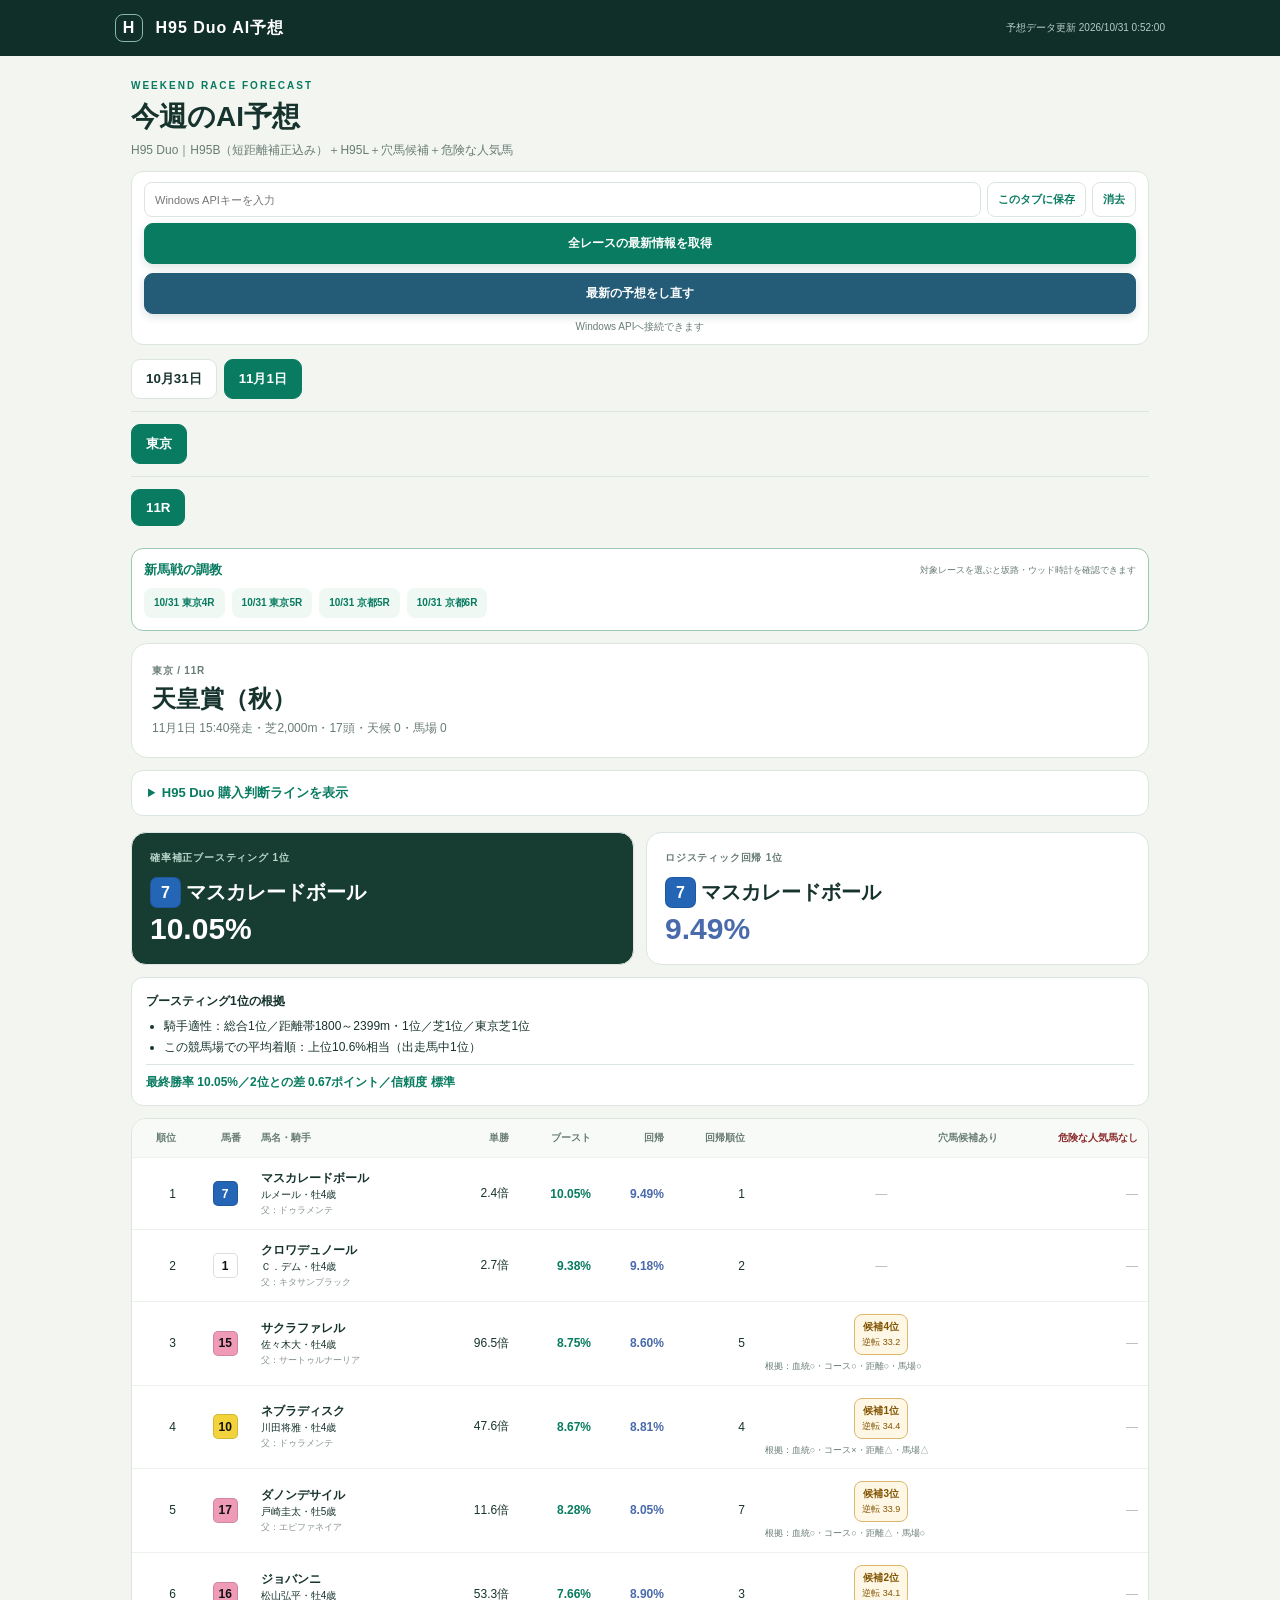
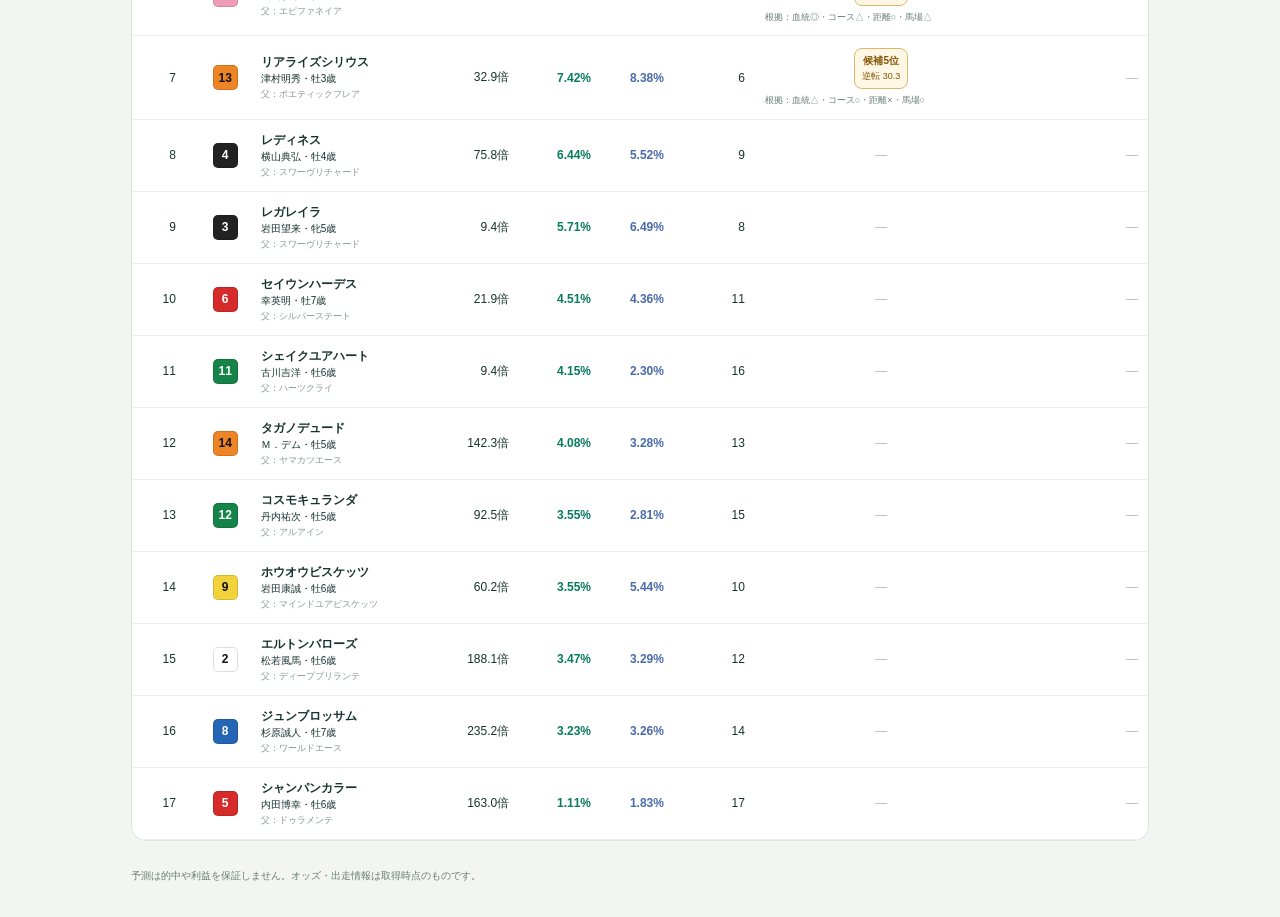
<file: index.html>
<!doctype html>
<html lang="ja">
<head>
  <meta charset="utf-8">
  <meta name="viewport" content="width=device-width,initial-scale=1,viewport-fit=cover">
  <meta name="theme-color" content="#102f29">
  <meta http-equiv="Cache-Control" content="no-cache, no-store, must-revalidate">
  <meta http-equiv="Pragma" content="no-cache">
  <meta http-equiv="Expires" content="0">
  <title>H95 Duo 競馬AI予想</title>
  <link rel="stylesheet" href="styles.css?v=h95-duo-reasons-3">
</head>
<body>
  <header><div class="brand"><span>H</span> H95 Duo AI予想</div><div id="updated">更新確認中</div></header>
  <main>
    <section class="hero"><p>WEEKEND RACE FORECAST</p><h1>今週のAI予想</h1><div class="model">H95 Duo＋穴馬候補</div></section>
    <section class="refresh-panel" aria-label="最新情報の取得">
      <div class="api-key-row"><input id="api-key" type="password" autocomplete="off" placeholder="Windows APIキーを入力" aria-label="Windows APIキー"><button id="save-api-key" type="button">このタブに保存</button><button id="clear-api-key" type="button">消去</button></div>
      <button id="latest-button" class="refresh-button" type="button">全レースの最新情報を取得</button>
      <button id="predict-button" class="refresh-button predict-button" type="button">最新の予想をし直す</button>
      <small id="latest-status" role="status">Windows APIへの接続待ち</small>
    </section>
    <section id="latest-results" class="latest-results" aria-live="polite" hidden></section>
    <nav id="dates" aria-label="開催日"></nav>
    <nav id="courses" aria-label="競馬場"></nav>
    <nav id="races" aria-label="レース"></nav>
    <section id="training-shortcuts" class="training-shortcuts" hidden></section>
    <section id="content" aria-live="polite"><p class="loading">予想データを読み込んでいます…</p></section>
    <footer>予測は的中や利益を保証しません。オッズ・出走情報は取得時点のものです。</footer>
  </main>
  <script src="api-config.js?v=h95-duo-reasons-3"></script>
  <script src="app.js?v=h95-duo-reasons-3"></script>
</body>
</html>
</file>
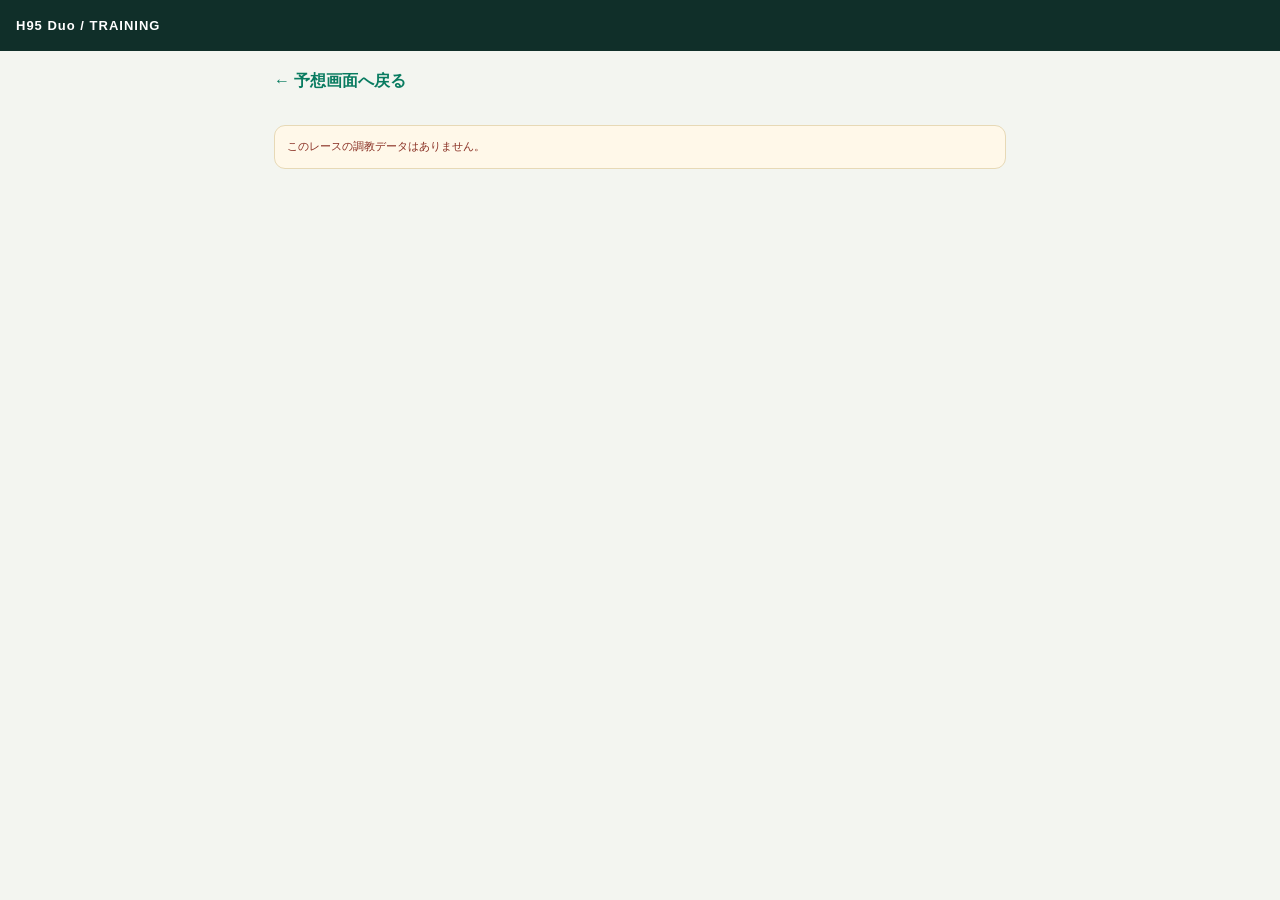
<file: training.html>
<!doctype html><html lang="ja"><head><meta charset="utf-8"><meta name="viewport" content="width=device-width,initial-scale=1,viewport-fit=cover"><meta name="theme-color" content="#102f29"><meta http-equiv="Cache-Control" content="no-cache, no-store, must-revalidate"><meta http-equiv="Pragma" content="no-cache"><meta http-equiv="Expires" content="0"><title>新馬戦 調教内容</title><link rel="stylesheet" href="training.css?v=mobile-3"></head><body><header>H95 Duo / TRAINING</header><main><a id="back" class="back" href="index.html">← 予想画面へ戻る</a><section id="content"><p class="loading">調教データを読み込んでいます…</p></section></main><script src="training.js?v=mobile-3"></script></body></html>
</file>
<file: styles.css>
:root{--ink:#17332d;--green:#087b60;--paper:#f3f5f0;--line:#dce5df;--muted:#687c75;--blue:#496aab}
*{box-sizing:border-box}
body{margin:0;background:var(--paper);color:var(--ink);font-family:"Segoe UI","Yu Gothic UI",Meiryo,sans-serif}
header{position:sticky;top:0;z-index:5;background:#102f29;color:white;padding:14px max(16px,calc((100vw - 1050px)/2));display:flex;justify-content:space-between;align-items:center}
.refresh-panel{display:grid;grid-template-columns:minmax(0,1fr);gap:6px;margin:12px 0 2px;padding:10px 12px;background:#fff;border:1px solid var(--line);border-radius:12px}.refresh-button{display:block;width:100%;border:1px solid var(--green);border-radius:9px;background:var(--green);color:white;padding:11px 12px;font-size:12px;font-weight:800;white-space:nowrap;box-shadow:0 3px 8px rgba(18,83,68,.16)}.refresh-button:active{transform:translateY(1px)}.refresh-panel small{font-size:10px;color:var(--muted);text-align:center}
.refresh-button:disabled{opacity:.68;cursor:wait}
.predict-button{margin-top:3px;background:#245c78;border-color:#245c78}
.api-key-row{display:grid;grid-template-columns:minmax(0,1fr) auto auto;gap:6px}.api-key-row input,.api-key-row button{min-width:0;border:1px solid var(--line);border-radius:8px;background:#fff;color:var(--ink);padding:9px 10px;font-size:11px}.api-key-row button{font-weight:700;color:var(--green);white-space:nowrap}
.latest-results{margin:12px 0 4px}.latest-results-head{display:flex;justify-content:space-between;gap:12px;align-items:flex-end;margin-bottom:10px}.latest-results-head small{color:var(--green);font-size:9px;font-weight:800;letter-spacing:1.5px}.latest-results-head h2{font-size:20px;margin:3px 0}.latest-results-head time{text-align:right;color:var(--muted);font-size:9px}.latest-results-head time b{color:var(--ink);font-size:10px}.latest-course{background:#fff;border:1px solid var(--line);border-radius:14px;padding:13px;margin-bottom:10px}.latest-course h3{font-size:18px;margin:0 0 9px}.latest-course-status{display:grid;grid-template-columns:repeat(3,1fr);gap:5px;margin-bottom:10px}.latest-course-status span{background:#f3f7f4;border-radius:8px;padding:8px 5px;text-align:center;color:var(--muted);font-size:9px}.latest-course-status b{display:block;color:var(--ink);font-size:13px;margin-top:2px}.latest-race{border-top:1px solid var(--line)}.latest-race summary{display:flex;justify-content:space-between;gap:8px;align-items:center;padding:11px 2px;cursor:pointer;font-size:12px;font-weight:800}.latest-race summary small{color:var(--muted);font-size:9px;font-weight:600}.latest-odds-head,.latest-odds-row{display:grid;grid-template-columns:38px minmax(0,1fr) 55px;gap:6px;align-items:center}.latest-odds-head{color:var(--muted);font-size:9px;padding:5px 7px;background:#f8faf7}.latest-odds-head span:last-child{text-align:right}.latest-odds-row{padding:8px 7px;border-bottom:1px solid #edf1ed;font-size:11px}.latest-odds-row b{text-align:center}.latest-odds-row strong{text-align:right;color:var(--green)}.no-odds{color:var(--muted);font-size:11px;padding:10px}.latest-error{background:#fff4f1;border:1px solid #eccfc7;border-radius:12px;padding:14px}.latest-error h2{font-size:15px;color:#8a3024;margin:0 0 6px}.latest-error p{font-size:11px;line-height:1.6;margin:0;color:#704b45}
.brand{font-weight:800;letter-spacing:1px}.brand span{display:inline-grid;place-items:center;width:28px;height:28px;border:1px solid #8bb7a8;border-radius:8px;margin-right:7px}
#updated{font-size:10px;color:#b8cdc5}
main{max-width:1050px;margin:auto;padding:24px 16px;overflow-x:clip}
.model-switch{display:grid;grid-template-columns:1fr 1.7fr;gap:7px;padding:0 0 16px}.model-switch button{border:1px solid var(--line);background:#fff;color:var(--ink);border-radius:9px;padding:11px 8px;font-size:11px;font-weight:800}.model-switch button.active{background:var(--ink);border-color:var(--ink);color:#fff}.model-switch button[data-mode="longshot"].active{background:#805300;border-color:#805300}
#model-switch{display:none}
.race-summary{touch-action:pan-y}
.hero p{font-size:10px;letter-spacing:2px;color:var(--green);font-weight:800;margin:0}.hero h1{margin:7px 0 6px;font-size:28px}.model{font-size:12px;color:var(--muted)}
nav{display:flex;gap:7px;overflow:auto;padding:12px 0;scrollbar-width:none}nav button{border:1px solid var(--line);background:white;color:var(--ink);border-radius:9px;padding:10px 14px;white-space:nowrap;font-weight:700}nav button.active{background:var(--green);border-color:var(--green);color:white}#courses{border-block:1px solid var(--line)}
.race-head{background:white;border:1px solid var(--line);border-radius:16px;padding:20px;margin:12px 0}.race-head h2{margin:5px 0}.meta{font-size:12px;color:var(--muted)}.notice{background:#fff4df;border:1px solid #ead8af;color:#72521d;border-radius:10px;padding:11px 13px;font-size:12px;margin-top:12px}
.model-policy{display:inline-block;margin-top:10px;padding:5px 9px;border-radius:7px;background:#e4eee7;color:#386653;font-size:11px;font-weight:700}
.picks{display:grid;grid-template-columns:minmax(0,1fr) minmax(0,1fr);gap:12px}.pick{min-width:0;background:white;border:1px solid var(--line);border-radius:15px;padding:18px}.pick.primary{background:#173d32;color:white}.label{font-size:10px;font-weight:800;letter-spacing:.8px;color:var(--muted)}.primary .label{color:#b9d7ca}.horse{display:flex;align-items:center;min-width:0;font-size:20px;font-weight:800;margin:12px 0 4px}.horse-name{min-width:0;white-space:nowrap}.prob{font-size:30px;font-weight:700}
.horse-no{display:inline-grid;place-items:center;width:25px;min-width:25px;max-width:25px;height:25px;padding:0;border:1px solid #0002;border-radius:5px;font-size:12px;font-weight:900;line-height:1;vertical-align:middle;margin-right:3px}.horse .horse-no{width:31px;min-width:31px;max-width:31px;height:31px;padding:0;border-radius:7px;font-size:16px;margin-right:5px}.frame-1{background:#fff;color:#111}.frame-2{background:#222;color:#fff}.frame-3{background:#d52b2b;color:#fff}.frame-4{background:#2465b5;color:#fff}.frame-5{background:#f2d33c;color:#111}.frame-6{background:#168449;color:#fff}.frame-7{background:#ed8425;color:#111}.frame-8{background:#ef9ab6;color:#111}
.reason{background:white;border:1px solid var(--line);border-radius:12px;padding:14px;margin:12px 0;font-size:12px;line-height:1.5}.reason>b{display:block;margin-bottom:7px}.reason ul{margin:0;padding-left:18px}.reason li{margin:3px 0}.reason-summary{margin-top:8px;padding-top:8px;border-top:1px solid var(--line);color:var(--green);font-weight:800}
.table{background:white;border:1px solid var(--line);border-radius:15px;overflow:auto;margin-top:12px}
table{border-collapse:separate;border-spacing:0;width:100%;min-width:690px}th,td{padding:12px 10px;border-bottom:1px solid #edf1ed;text-align:right;font-size:12px}th{background:#f8faf7;color:var(--muted);font-size:10px}th:nth-child(3),td:nth-child(3){text-align:left}.green{color:var(--green);font-weight:800}.blue{color:var(--blue);font-weight:800}.pedigree{color:#87958f;font-size:9px}
.loading{padding:30px;background:white;border-radius:14px}footer{font-size:10px;color:var(--muted);padding:28px 0 10px}
.buy-guide{background:#fff;border:1px solid var(--line);border-radius:12px;margin:0 0 16px;overflow:hidden}.buy-guide summary{cursor:pointer;padding:13px 16px;color:var(--green);font-weight:800;font-size:13px}.buy-guide[open] summary{border-bottom:1px solid var(--line)}.buy-guide p{margin:12px 16px 4px;color:var(--muted);font-size:12px}.buy-guide .table{margin:10px 12px 14px;overflow:hidden}.buy-guide table{width:100%;min-width:0;table-layout:fixed}.buy-guide th,.buy-guide td{text-align:center}.buy-guide th:first-child,.buy-guide td:first-child{text-align:left}
.training-button{display:block;margin:-3px 0 14px;padding:12px 14px;border:1px solid #9dc8b6;border-radius:10px;background:#eff8f3;color:var(--green);font-size:12px;font-weight:800;text-align:center;text-decoration:none}
.training-shortcuts{margin:10px 0 4px;padding:12px;background:#fff;border:1px solid #9dc8b6;border-radius:12px}.training-shortcuts>div{display:flex;justify-content:space-between;align-items:center;gap:8px}.training-shortcuts b{font-size:13px;color:var(--green)}.training-shortcuts small{font-size:9px;color:var(--muted);text-align:right}.training-shortcuts nav{padding:9px 0 0}.training-shortcuts nav a{flex:0 0 auto;padding:8px 10px;border-radius:8px;background:#eff8f3;color:var(--green);font-size:10px;font-weight:800;text-decoration:none}
.longshot-note{font-size:11px;line-height:1.7;color:var(--muted);margin:10px 0 0}.longshot-status{background:#fff7e5;border:1px solid #ead3a5;border-radius:10px;padding:12px 14px;font-size:12px;margin-bottom:10px}.longshot-card{background:#fff;border:1px solid var(--line);border-left:5px solid #a66a00;border-radius:14px;padding:17px;margin:10px 0;display:flex;justify-content:space-between;gap:12px;align-items:center}.longshot-rank{font-size:10px;color:#946000;font-weight:900}.longshot-card h2{font-size:18px;margin:5px 0}.longshot-card p{font-size:10px;color:var(--muted);margin:0}.longshot-score{text-align:right;white-space:nowrap}.longshot-score b{font-size:26px;color:#946000}.longshot-score span{font-size:13px}.longshot-score small{display:block;color:var(--muted);font-size:9px}.longshot-empty{background:#fff;border:1px solid var(--line);border-radius:14px;padding:24px}.longshot-foot{font-size:10px;line-height:1.7;color:var(--muted)}
.longshot-cell{text-align:center}.longshot-badge{display:inline-flex;flex-direction:column;align-items:center;gap:2px;padding:5px 7px;border:1px solid #ddb86a;border-radius:8px;background:#fff7e5;color:#805300;white-space:nowrap}.longshot-badge b{font-size:10px}.longshot-badge small{font-size:9px}.longshot-none{color:#b2bbb7}
@media(max-width:650px){
  header{padding-top:max(12px,env(safe-area-inset-top))}#updated{max-width:120px;text-align:right}.api-key-row{grid-template-columns:minmax(0,1fr) auto}.api-key-row #clear-api-key{grid-column:2}.refresh-button{padding:12px 10px;font-size:12px}.refresh-panel small{font-size:9px}.hero h1{font-size:24px}.picks{grid-template-columns:minmax(0,1fr) minmax(0,1fr);gap:8px}.pick{padding:13px 10px}.pick .label{font-size:9px;letter-spacing:.2px}.horse{font-size:14px;margin-top:9px;letter-spacing:normal}.horse .horse-no{width:27px;min-width:27px;max-width:27px;height:27px;font-size:14px;margin-right:3px}.prob{font-size:24px}
  #content>.table table{width:565px;min-width:565px;table-layout:fixed}
  #content>.table th,#content>.table td{padding:10px 6px;white-space:nowrap}
  #content>.table th:nth-child(1),#content>.table td:nth-child(1){position:sticky;left:0;width:34px;min-width:34px;max-width:34px;text-align:center;background:#fff;z-index:2}
  #content>.table th:nth-child(2),#content>.table td:nth-child(2){position:sticky;left:34px;width:42px;min-width:42px;max-width:42px;text-align:center;background:#fff;z-index:2}
  #content>.table th:nth-child(3),#content>.table td:nth-child(3){position:sticky;left:76px;width:132px;min-width:132px;max-width:132px;background:#fff;z-index:2;white-space:normal;line-height:1.3;box-shadow:5px 0 8px -7px #17332d}
  #content>.table thead th:nth-child(-n+3){background:#f8faf7;z-index:3}
  #content>.table th:nth-child(4),#content>.table td:nth-child(4){width:62px}
  #content>.table th:nth-child(5),#content>.table td:nth-child(5){width:80px}
  #content>.table th:nth-child(6),#content>.table td:nth-child(6){width:68px}
  #content>.table th:nth-child(7),#content>.table td:nth-child(7){width:75px}
  #content>.table th:nth-child(8),#content>.table td:nth-child(8){width:80px;text-align:center}
}
.overbet-heading{color:#8b2d2d!important}.overbet-cell{min-width:104px}.overbet-badge{display:inline-flex;flex-direction:column;gap:2px;border:1px solid #e2b3b3;background:#fff0f0;color:#8b2d2d;border-radius:8px;padding:6px 8px;white-space:nowrap}.overbet-badge b{font-size:11px}.overbet-badge small{font-size:9px}
.candidate-reason{display:block;min-width:125px;max-width:175px;margin-top:5px;color:var(--muted);font-size:9px;line-height:1.4;text-align:left;white-space:normal}
</file>
<file: training.css>
:root{--ink:#17332d;--green:#087b60;--paper:#f3f5f0;--line:#dce5df;--muted:#687c75}
*{box-sizing:border-box}
body{margin:0;background:var(--paper);color:var(--ink);font-family:"Segoe UI","Yu Gothic UI",Meiryo,sans-serif}
header{position:sticky;top:0;background:#102f29;color:#fff;padding:18px 16px;font-size:13px;font-weight:800;letter-spacing:1px;z-index:5}
main{max-width:760px;margin:auto;padding:20px 10px 40px}
.back{display:inline-block;color:var(--green);font-weight:800;text-decoration:none;margin-bottom:18px}
.eyebrow{font-size:10px;color:var(--green);font-weight:800;letter-spacing:1.5px}
h1{font-size:23px;margin:7px 0}
.intro,.foot{color:var(--muted);font-size:11px;line-height:1.7}
.notice{background:#fff8e9;border:1px solid #e7d9b6;border-radius:11px;padding:12px;font-size:11px;line-height:1.6;margin:15px 0}
.error{color:#8a3024}
.cards{display:grid;grid-template-columns:repeat(2,minmax(0,1fr));gap:8px}
.card{min-width:0;background:#fff;border:1px solid var(--line);border-radius:12px;padding:9px}
.horse{display:flex;gap:6px;align-items:center;border-bottom:1px solid #edf1ed;padding-bottom:8px}
.horse h2{font-size:14px;line-height:1.3;margin:0;overflow-wrap:anywhere}
.horse p{font-size:9px;line-height:1.4;color:var(--muted);margin:3px 0 0}
.no{width:29px;min-width:29px;height:29px;display:grid;place-items:center;border-radius:7px;font-size:13px;font-weight:900;border:1px solid #0002}
.frame-1{background:#fff;color:#111}.frame-2{background:#222;color:#fff}.frame-3{background:#d52b2b;color:#fff}.frame-4{background:#2465b5;color:#fff}.frame-5{background:#f2d33c;color:#111}.frame-6{background:#168449;color:#fff}.frame-7{background:#ed8425;color:#111}.frame-8{background:#ef9ab6;color:#111}
.work{background:#f7f9f5;border-radius:9px;margin-top:7px;padding:7px}
.work h3{font-size:12px;line-height:1.35;margin:0 0 7px}
.work h3 small{color:var(--muted);margin-left:4px;font-size:10px;font-weight:500}
.metrics{display:grid;grid-template-columns:repeat(2,1fr);gap:6px 4px}
.metrics span{font-size:9px;color:var(--muted)}
.metrics b{display:block;color:var(--ink);font-size:14px;line-height:1.25;margin-top:2px}
.work details{margin-top:8px}
.work summary{color:var(--green);font-size:10px;font-weight:800}
.recent{display:grid;grid-template-columns:32px repeat(3,1fr);gap:2px;padding:5px 0;border-bottom:1px solid #e5ebe6;font-size:8px}
.recent span{text-align:right}
.foot{margin-top:16px}.loading{background:#fff;border-radius:12px;padding:20px}
@media(max-width:370px){.horse h2{font-size:13px}.horse p{font-size:8px}.work h3{font-size:11px}.work h3 small{font-size:9px}.metrics span{font-size:8px}.metrics b{font-size:13px}.recent{font-size:7.5px}}
@media(min-width:680px){main{padding-inline:14px}.cards{gap:12px}.card{padding:14px}.horse{gap:10px}.horse h2{font-size:17px}.horse p{font-size:10px}.no{width:36px;min-width:36px;height:36px}.work{padding:11px}.work h3{font-size:13px}.work h3 small{font-size:11px}.metrics{grid-template-columns:repeat(4,1fr)}.metrics span{font-size:9px}.metrics b{font-size:14px}.work summary{font-size:11px}.recent{font-size:9px;grid-template-columns:40px repeat(3,1fr);gap:4px}}
</file>
